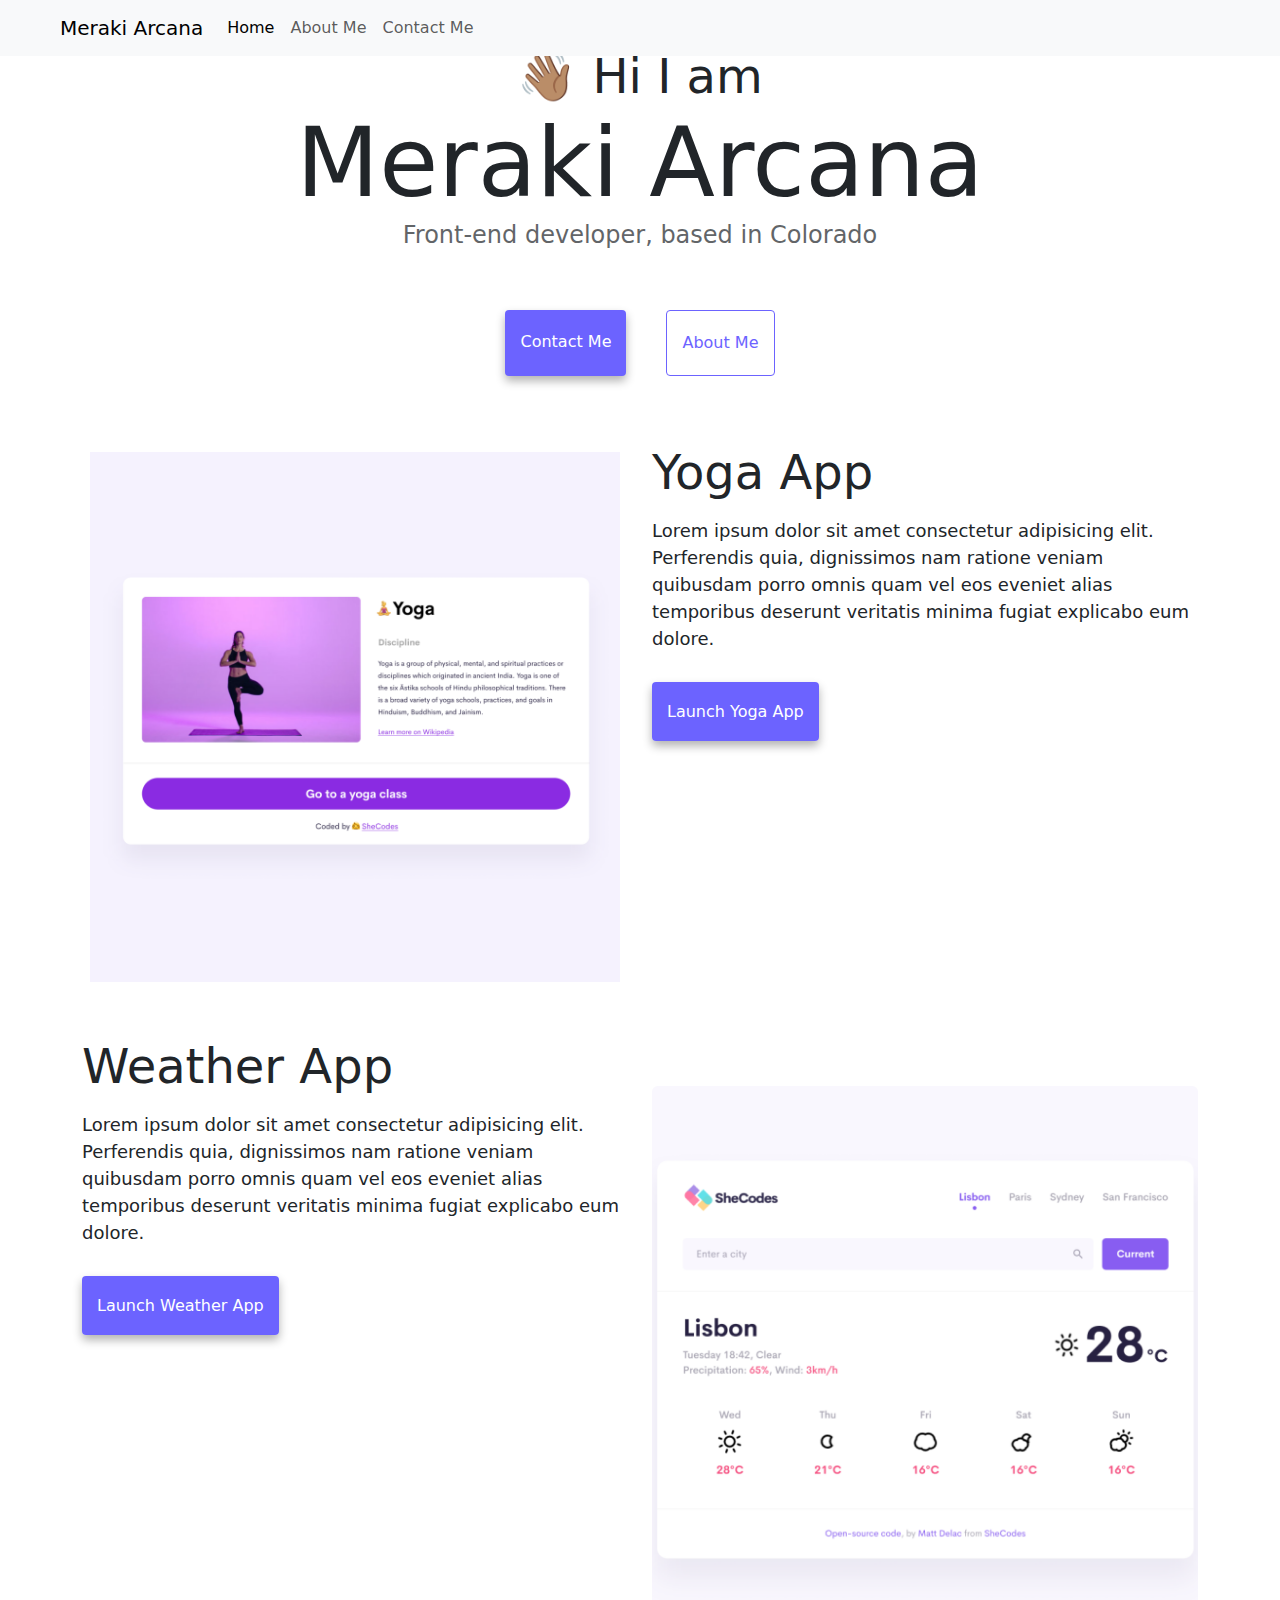
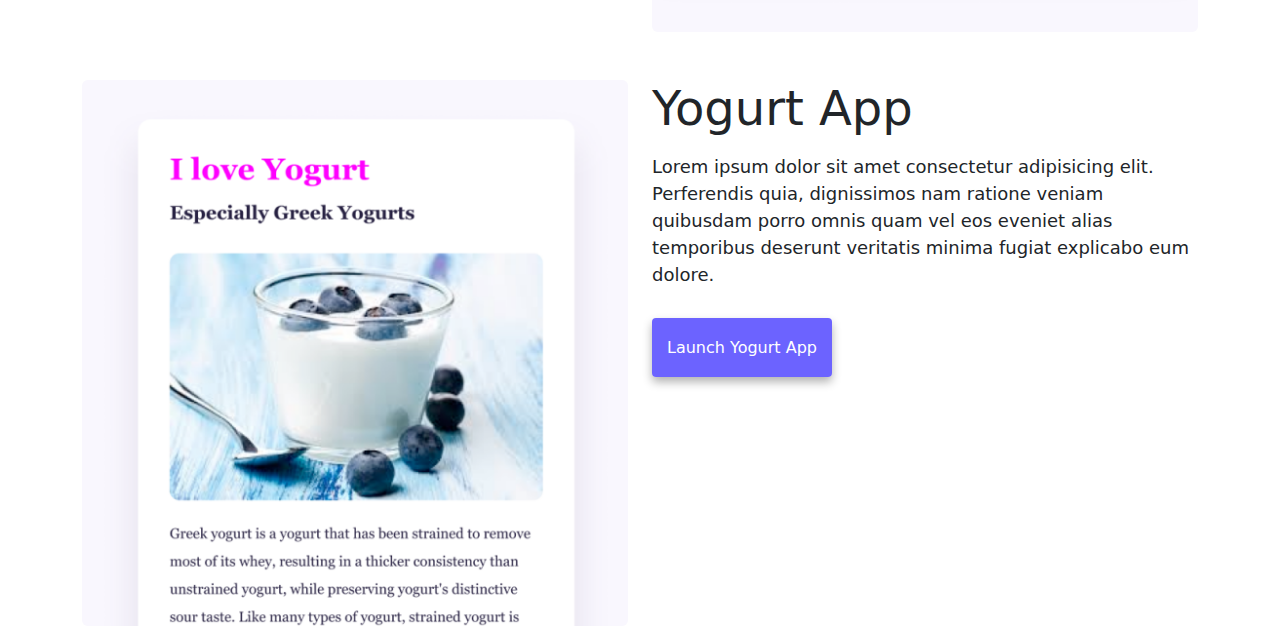
<file: index.html>
<!DOCTYPE html>
<html lang="en">
  <head>
    <meta charset="UTF-8" />
    <meta http-equiv="X-UA-Compatible" content="IE=edge" />
    <meta name="viewport" content="width=device-width, initial-scale=1.0" />
    <meta
      name="description"
      content="Meraki Arcana is a Front-End developer based in Colorado, check out her projects and contact her or job inquiries. "
    />
    <title>Front-End Developer - Meraki Arcana</title>
    <link
      href="https://cdn.jsdelivr.net/npm/bootstrap@5.3.3/dist/css/bootstrap.min.css"
      rel="stylesheet"
      integrity="sha384-QWTKZyjpPEjISv5WaRU9OFeRpok6YctnYmDr5pNlyT2bRjXh0JMhjY6hW+ALEwIH"
      crossorigin="anonymous"
    />
    <link rel="stylesheet" href="style.css" />
  </head>
  <body>
    <div class="container">
      <nav class="navbar navbar-expand-lg bg-body-tertiary fixed-top">
        <div class="container-fluid">
          <a class="navbar-brand ps-5" href="/" title="Homepage"
            >Meraki Arcana</a
          >
          <button
            class="navbar-toggler"
            type="button"
            data-bs-toggle="collapse"
            data-bs-target="#navbarNav"
            aria-controls="navbarNav"
            aria-expanded="false"
            aria-label="Toggle navigation"
          >
            <span class="navbar-toggler-icon"></span>
          </button>
          <div class="collapse navbar-collapse" id="navbarNav">
            <ul class="navbar-nav">
              <li class="nav-item">
                <a
                  class="nav-link active"
                  aria-current="page"
                  href="/"
                  title="Homepage"
                  >Home</a
                >
              </li>
              <li class="nav-item">
                <a
                  class="nav-link"
                  href="/about.html"
                  title="About Meraki Arcana"
                  >About Me</a
                >
              </li>
              <li class="nav-item">
                <a
                  class="nav-link"
                  href="/about.html#contact"
                  title="Contact Meraki Arcana"
                  >Contact Me</a
                >
              </li>
            </ul>
          </div>
        </div>
      </nav>
    </div>

    <h2 class="text-center mt-5">👋🏽 Hi I am</h2>
    <h1 class="text-center">Meraki Arcana</h1>
    <h3 class="text-center">Front-end developer, based in Colorado</h3>
    <!--There were NO flag emojis available on my computer-->
    <div class="navigation-links mb-5">
      <a
        href="/about.html#contact"
        class="primary-link"
        title="Contact Meraki Arcana"
        >Contact me</a
      >
      <a href="/about.html" class="secondary-link" title="About Meraki Arcana"
        >About me</a
      >
    </div>

    <div class="container">
      <div class="row mt-5">
        <div class="col-sm-6">
          <img
            src="images/yoga.png"
            alt="Yoga project"
            class="img-fluid p-2 rounded d-none d-sm-block"
          />
        </div>
        <div class="col-sm-6">
          <h2 class="mb-3">Yoga App</h2>
          <p>
            Lorem ipsum dolor sit amet consectetur adipisicing elit. Perferendis
            quia, dignissimos nam ratione veniam quibusdam porro omnis quam vel
            eos eveniet alias temporibus deserunt veritatis minima fugiat
            explicabo eum dolore.
          </p>
          <div class="mt-5">
            <a href="#" class="primary-link project-link" title="Yoga project"
              >Launch Yoga App</a
            >
          </div>
        </div>
      </div>
      <div class="row mt-5">
        <div class="col-sm-6">
          <h2 class="mb-3">Weather App</h2>
          <p>
            Lorem ipsum dolor sit amet consectetur adipisicing elit. Perferendis
            quia, dignissimos nam ratione veniam quibusdam porro omnis quam vel
            eos eveniet alias temporibus deserunt veritatis minima fugiat
            explicabo eum dolore.
          </p>
          <div class="mt-5">
            <a href="#" class="primary-link project-link" title="Weather projet"
              >Launch weather App</a
            >
          </div>
        </div>
        <div class="col-sm-6 mt-5">
          <img
            src="images/weather.png"
            alt="Weather project"
            class="img-fluid rounded d-none d-sm-block"
          />
        </div>
      </div>
      <div class="row mt-5">
        <div class="col-sm-6">
          <img
            src="images/yogurt.png"
            alt="Yogurt project"
            class="img-fluid rounded d-none d-sm-block"
          />
        </div>
        <div class="col-sm-6">
          <h2 class="mb-3">Yogurt App</h2>
          <p>
            Lorem ipsum dolor sit amet consectetur adipisicing elit. Perferendis
            quia, dignissimos nam ratione veniam quibusdam porro omnis quam vel
            eos eveniet alias temporibus deserunt veritatis minima fugiat
            explicabo eum dolore.
          </p>
          <div class="mt-5">
            <a href="#" class="primary-link project-link" title="Yogurt project"
              >Launch Yogurt App</a
            >
          </div>
        </div>
      </div>
    </div>

    <script
      src="https://cdn.jsdelivr.net/npm/bootstrap@5.3.3/dist/js/bootstrap.bundle.min.js"
      integrity="sha384-YvpcrYf0tY3lHB60NNkmXc5s9fDVZLESaAA55NDzOxhy9GkcIdslK1eN7N6jIeHz"
      crossorigin="anonymous"
    ></script>
  </body>
</html>
</file>
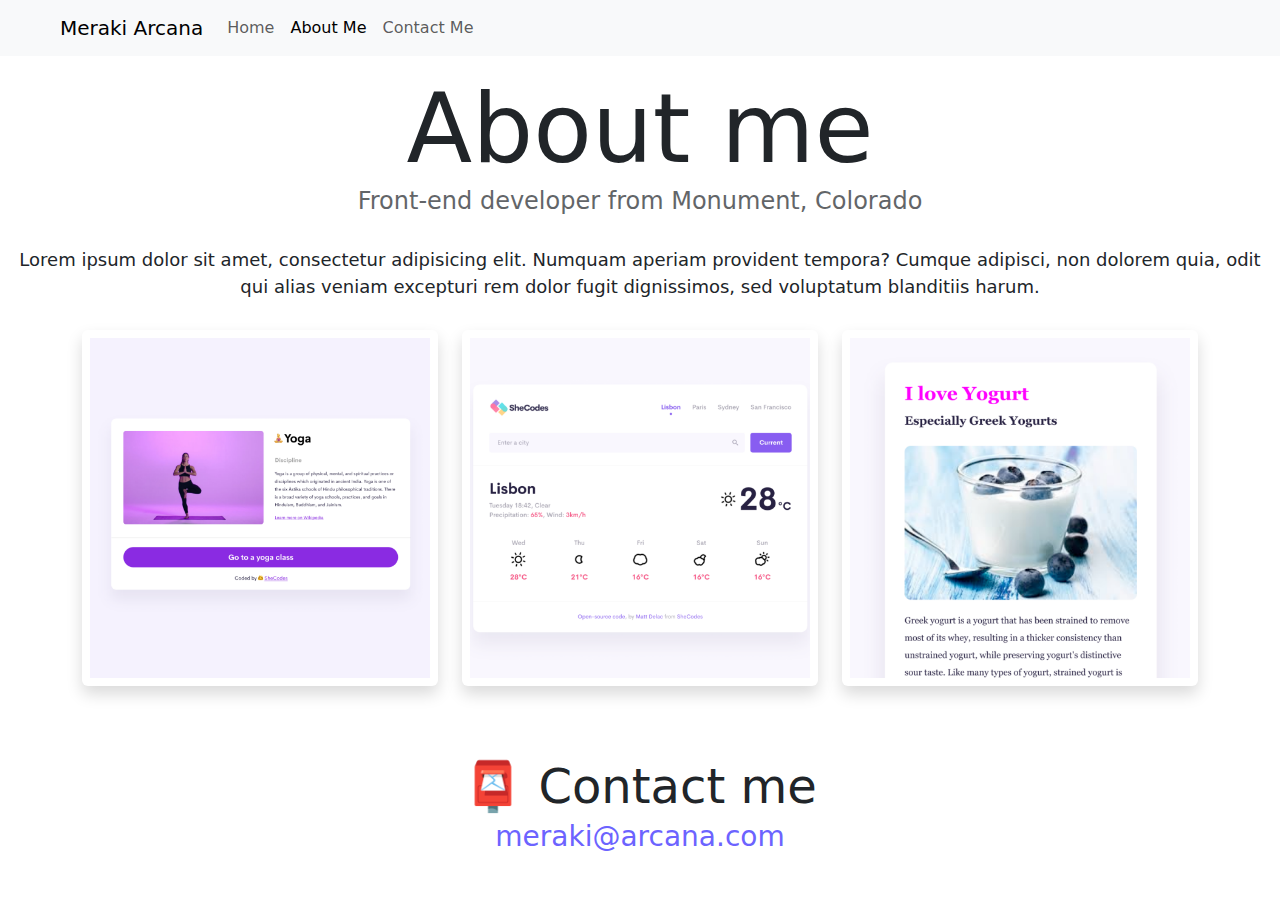
<file: about.html>
<!DOCTYPE html>
<html lang="en">
  <head>
    <meta charset="UTF-8" />
    <meta http-equiv="X-UA-Compatible" content="IE=edge" />
    <meta name="viewport" content="width=device-width, initial-scale=1.0" />
    <meta
      name="description"
      content=" About Meraki Arcana, a Front-End developer based in Colorado. "
    />
    <link
      href="https://cdn.jsdelivr.net/npm/bootstrap@5.3.3/dist/css/bootstrap.min.css"
      rel="stylesheet"
      integrity="sha384-QWTKZyjpPEjISv5WaRU9OFeRpok6YctnYmDr5pNlyT2bRjXh0JMhjY6hW+ALEwIH"
      crossorigin="anonymous"
    />
    <link rel="stylesheet" href="style.css" />
    <title>About Me - Meraki Arcana</title>
  </head>
  <body>
    <div class="container">
      <nav class="navbar navbar-expand-lg bg-body-tertiary fixed-top">
        <div class="container-fluid">
          <a class="navbar-brand ps-5" href="/" title="Homepage"
            >Meraki Arcana</a
          >
          <button
            class="navbar-toggler"
            type="button"
            data-bs-toggle="collapse"
            data-bs-target="#navbarNav"
            aria-controls="navbarNav"
            aria-expanded="false"
            aria-label="Toggle navigation"
          >
            <span class="navbar-toggler-icon"></span>
          </button>
          <div class="collapse navbar-collapse" id="navbarNav">
            <ul class="navbar-nav">
              <li class="nav-item">
                <a
                  class="nav-link"
                  aria-current="page"
                  href="/"
                  title="Homepage"
                  >Home</a
                >
              </li>
              <li class="nav-item">
                <a
                  class="nav-link active"
                  href="/about.html"
                  title="About Meraki Arcana"
                  >About Me</a
                >
              </li>
              <li class="nav-item">
                <a
                  class="nav-link"
                  href="/about.html#contact"
                  title="Contact Meraki Arcana"
                  >Contact Me</a
                >
              </li>
            </ul>
          </div>
        </div>
      </nav>
    </div>

    <a href="/" class="homepage-link">Back to homepage</a>
    <h1 class="text-center mt-5">About me</h1>
    <h3 class="text-center">Front-end developer from Monument, Colorado</h3>
    <div class="about-paragraphs text-center">
      <p>
        Lorem ipsum dolor sit amet, consectetur adipisicing elit. Numquam
        aperiam provident tempora? Cumque adipisci, non dolorem quia, odit qui
        alias veniam excepturi rem dolor fugit dignissimos, sed voluptatum
        blanditiis harum.
      </p>
    </div>

    <div class="container mb-5">
      <div class="row">
        <div class="col-sm-4">
          <img
            src="images/yoga.png"
            alt="Yoga project"
            class="img-fluid p-2 mb-4 shadow rounded"
          />
        </div>
        <div class="col-sm-4">
          <img
            src="images/weather.png"
            alt="Weather project"
            class="img-fluid p-2 mb-4 shadow rounded"
          />
        </div>
        <div class="col-sm-4">
          <img
            src="images/yogurt.png"
            alt="Yogurt project"
            class="img-fluid p-2 mb-4 shadow rounded"
          />
        </div>
      </div>
    </div>
    <div id="contact">
      <h2 class="text-center">📮 Contact me</h2>
      <a href="mailto:meraki@arcana.com" class="email-link"
        >meraki@arcana.com</a
      >
    </div>

    <script
      src="https://cdn.jsdelivr.net/npm/bootstrap@5.3.3/dist/js/bootstrap.bundle.min.js"
      integrity="sha384-YvpcrYf0tY3lHB60NNkmXc5s9fDVZLESaAA55NDzOxhy9GkcIdslK1eN7N6jIeHz"
      crossorigin="anonymous"
    ></script>
  </body>
</html>
</file>
<file: style.css>
:root {
  --primary-color: #6c63ff;
  --secondary-color: #f5f2fe;
  --box-shadow: 0 5px 10px rgba(0, 0, 0, 0.3);
}

h1,
h2,
h3 {
  margin: 0;
}

h1 {
  font-size: 96px;
}

h2 {
  font-size: 48px;
}

h3 {
  font-size: 24px;
  opacity: 0.7;
}

p {
  font-size: 18px;
  line-height: 1.5;
}

.navigation-links {
  display: flex;
  margin-top: 40px;
  justify-content: center;
}

.navigation-links a {
  margin: 20px;
}

.primary-link {
  background: var(--primary-color);
  box-shadow: var(--box-shadow);
  color: white;
  border-radius: 4px;
  padding: 20px 15px;
  text-decoration: none;
  text-transform: capitalize;
}

.primary-link:hover {
  color: white;
}

.secondary-link {
  color: var(--primary-color);
  border: 1px solid var(--primary-color);
  border-radius: 4px;
  padding: 20px 15px;
  text-decoration: none;
  text-transform: capitalize;
}

.homepage-link {
  color: var(--primary-color);
  text-align: center;
  display: block;
}

.about-paragraphs {
  margin: 30px 0;
}

.about-paragraphs p {
  margin: 10px;
}

.email-link {
  display: flex;
  justify-content: center;
  color: var(--primary-color);
  font-size: 28px;
  text-decoration: none;
}

.email-link:hover {
  text-decoration: underline;
}

@media (max-width: 576px) {
  h1 {
    font-size: 45px;
    line-height: 1.5;
  }

  h2 {
    font-size: 32px;
    text-align: center;
  }

  p {
    text-align: center;
  }

  .project-link {
    display: block;
    text-align: center;
    margin: 0 20px;
  }
}
</file>
